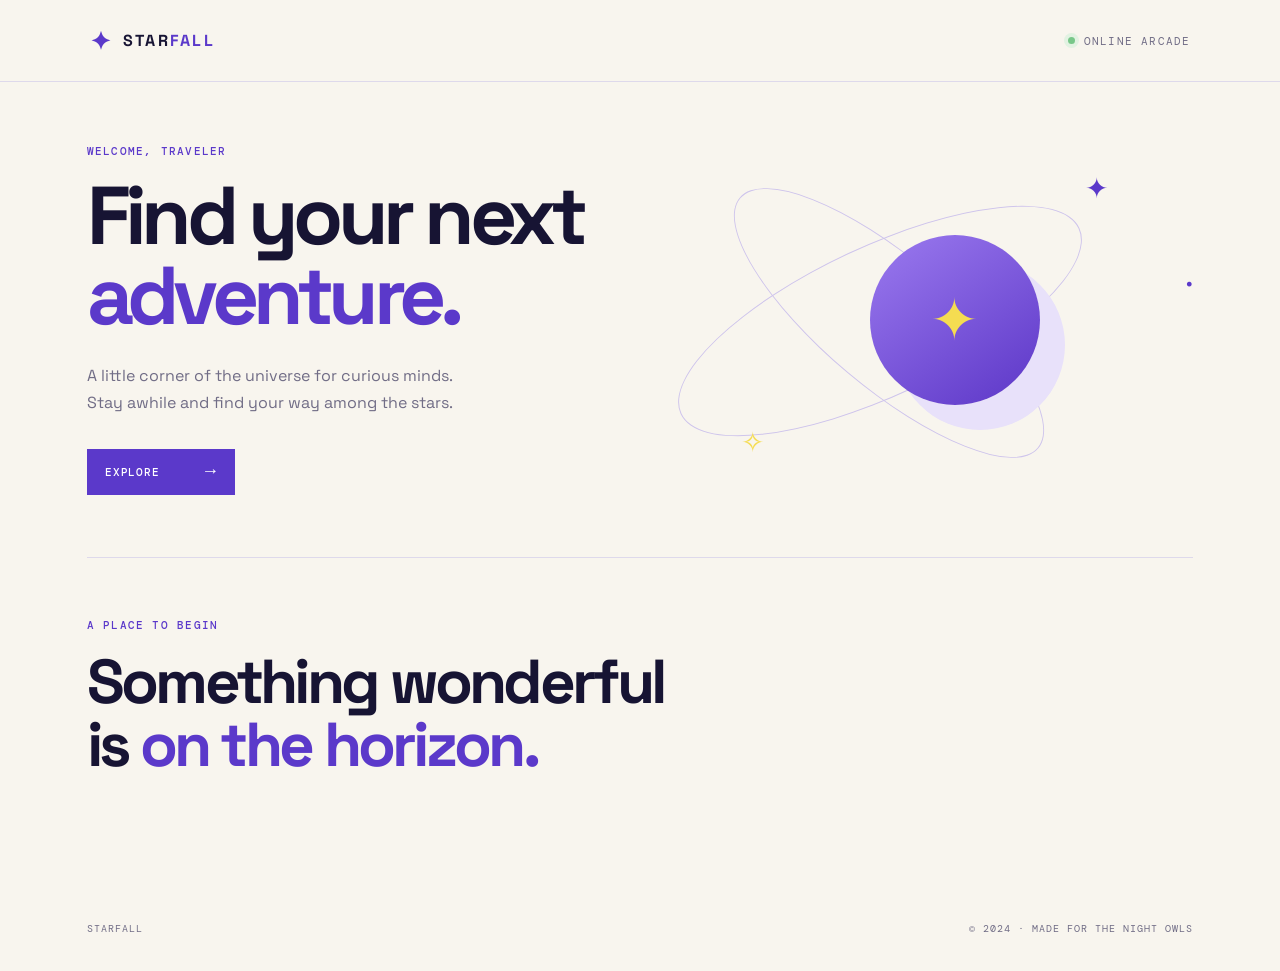
<file: index.html>
<!DOCTYPE html>
<html lang="en">
<head>
    <meta charset="UTF-8">
    <meta name="viewport" content="width=device-width, initial-scale=1.0">
    <title>StarFall</title>
    <link rel="stylesheet" href="Starfall.css">
</head>
<body>
    <header class="site-header">
        <a class="brand" href="#top" aria-label="StarFall home">
            <span class="brand-mark">✦</span>
            <span>STAR<span>FALL</span></span>
        </a>
        <div class="header-status"><span class="status-dot"></span><span>ONLINE ARCADE</span></div>
    </header>

    <main id="top">
        <section class="hero">
            <div class="hero-copy">
                <p class="eyebrow">WELCOME, TRAVELER</p>
                <h1>Find your next<br><em>adventure.</em></h1>
                <p class="hero-text">A little corner of the universe for curious minds.<br>Stay awhile and find your way among the stars.</p>
                <a class="primary-button" href="#about">EXPLORE <span>→</span></a>
            </div>
            <div class="hero-orbit" aria-hidden="true">
                <div class="orbit orbit-one"></div>
                <div class="orbit orbit-two"></div>
                <div class="planet"><span>✦</span></div>
                <span class="floating-star star-a">✦</span>
                <span class="floating-star star-b">✧</span>
                <span class="floating-star star-c">·</span>
            </div>
        </section>

        <section class="intro-section" id="about">
            <p class="eyebrow">A PLACE TO BEGIN</p>
            <h2>Something wonderful<br>is <em>on the horizon.</em></h2>
        </section>
    </main>

    <footer id="contact"><span>STARFALL</span><span>© 2024 · MADE FOR THE NIGHT OWLS</span></footer>
</body>
</html>
</file>
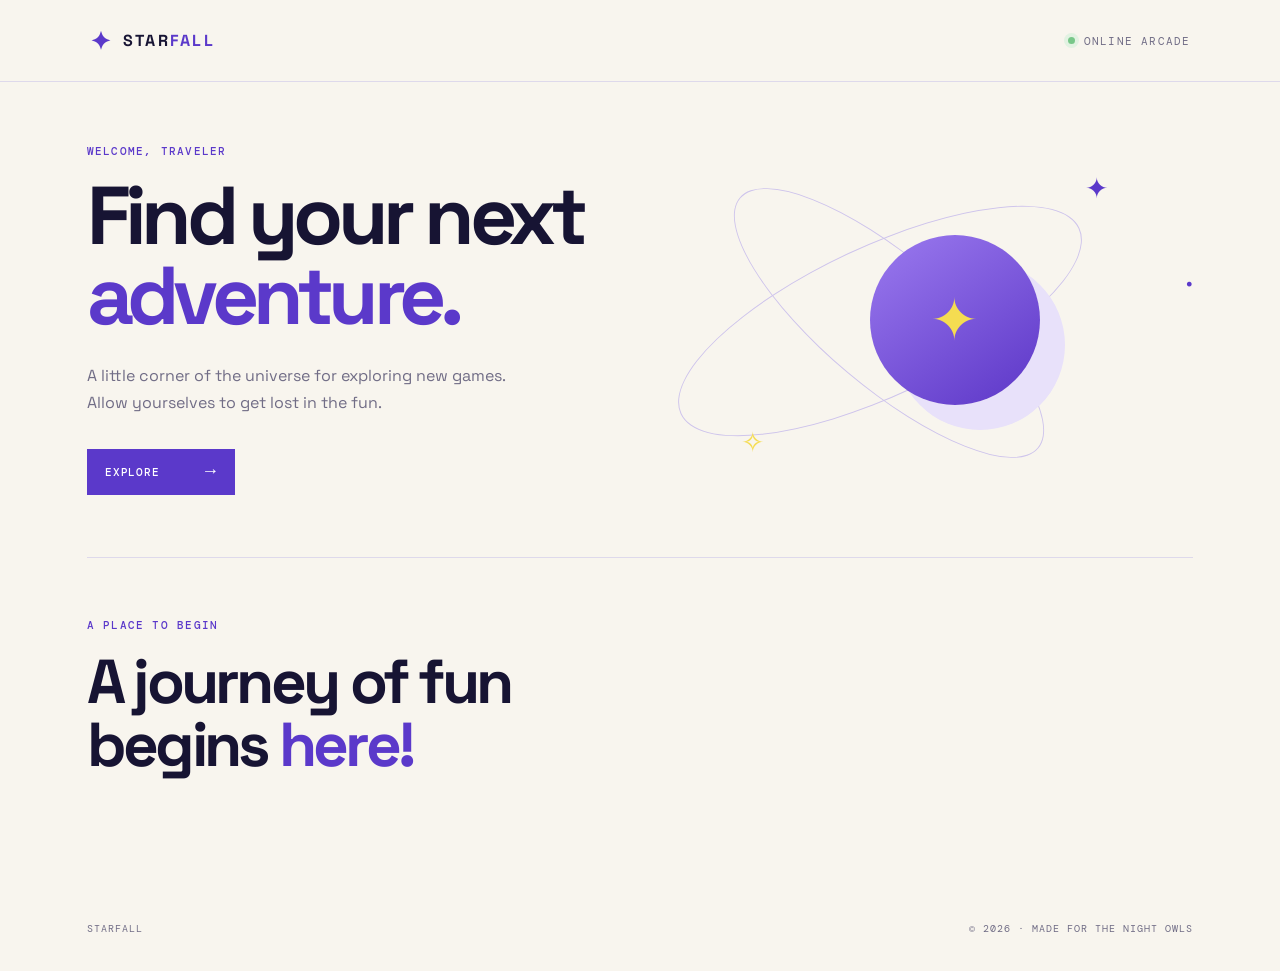
<file: Cleaned-up-Starfall/index.html>
<!DOCTYPE html>
<html lang="en">
<head>
    <meta charset="UTF-8">
    <meta name="viewport" content="width=device-width, initial-scale=1.0">
    <meta name="description" content="Discover your next adventure at StarFall, a corner of the universe for games.">
    <title>StarFall | Online Arcade</title>
    <link rel="stylesheet" href="Starfall.css">
</head>
<body>
    <header class="site-header">
        <a class="brand" href="#top" aria-label="StarFall home">
            <span class="brand-mark" aria-hidden="true">✦</span>
            <span>STAR<span class="brand-accent">FALL</span></span>
        </a>

        <div class="header-status">
            <span class="status-dot" aria-hidden="true"></span>
            <span>ONLINE ARCADE</span>
        </div>
    </header>

    <main id="top">
        <section class="hero" aria-labelledby="hero-title">
            <div class="hero-copy">
                <p class="eyebrow">WELCOME, TRAVELER</p>
                <h1 id="hero-title">Find your next<br><em>adventure.</em></h1>
                <p class="hero-text">
                    A little corner of the universe for exploring new games.<br>
                    Allow yourselves to get lost in the fun.
                </p>
                <a class="primary-button" href="#about">EXPLORE <span aria-hidden="true">→</span></a>
            </div>

            <div class="hero-orbit" aria-hidden="true">
                <div class="orbit orbit-one"></div>
                <div class="orbit orbit-two"></div>
                <div class="planet">✦</div>
                <span class="floating-star star-a">✦</span>
                <span class="floating-star star-b">✧</span>
                <span class="floating-star star-c">·</span>
            </div>
        </section>

        <section class="intro-section" id="about" aria-labelledby="intro-title">
            <p class="eyebrow">A PLACE TO BEGIN</p>
            <h2 id="intro-title">A journey of fun<br>begins <em>here!</em></h2>
        </section>
    </main>

    <footer id="contact">
        <span>STARFALL</span>
        <span>© 2026 · MADE FOR THE NIGHT OWLS</span>
    </footer>
</body>
</html>
</file>
<file: Starfall.css>
@import url('https://fonts.googleapis.com/css2?family=DM+Mono:wght@400;500&family=Space+Grotesk:wght@400;500;600;700&display=swap');

:root {
    --ink: #171433;
    --muted: #716d86;
    --cream: #f8f5ee;
    --purple: #5b39ca;
    --yellow: #f5dc51;
    --line: #ded9eb;
}

* {
    box-sizing: border-box;
}

html {
    scroll-behavior: smooth;
}

body {
    margin: 0;
    color: var(--ink);
    background: var(--cream);
    font-family: 'Space Grotesk', sans-serif;
}

.site-header {
    height: 82px;
    display: flex;
    align-items: center;
    justify-content: space-between;
    padding: 0 7vw;
    border-bottom: 1px solid var(--line);
}

.brand {
    display: flex;
    align-items: center;
    gap: 10px;
    color: var(--ink);
    font-weight: 700;
    letter-spacing: 0.14em;
    text-decoration: none;
}

.brand span span {
    color: var(--purple);
}

.brand-mark {
    color: var(--purple);
    font-size: 25px;
}

.header-status,
.eyebrow {
    font-family: 'DM Mono', monospace;
    font-size: 11px;
    letter-spacing: 0.11em;
}

.header-status {
    display: flex;
    align-items: center;
    gap: 9px;
    color: var(--muted);
}

.status-dot {
    width: 7px;
    height: 7px;
    border-radius: 50%;
    background: #78c789;
    box-shadow: 0 0 0 4px #e2f2e2;
}

main {
    max-width: 1260px;
    margin: auto;
    padding: 0 6vw;
}

.hero {
    min-height: 475px;
    display: flex;
    align-items: center;
    justify-content: space-between;
    overflow: hidden;
}

.hero-copy {
    z-index: 1;
    padding: 55px 0;
}

.eyebrow {
    margin: 0 0 18px;
    color: var(--purple);
    font-weight: 500;
}

h1,
h2,
p {
    margin-top: 0;
}

h1 {
    margin-bottom: 25px;
    font-size: clamp(48px, 7vw, 82px);
    line-height: 0.98;
    letter-spacing: -0.07em;
}

em {
    color: var(--purple);
    font-style: normal;
}

.hero-text {
    margin-bottom: 33px;
    color: var(--muted);
    line-height: 1.7;
}

.primary-button {
    display: inline-flex;
    gap: 45px;
    padding: 16px 18px;
    color: white;
    background: var(--purple);
    font: 500 11px 'DM Mono', monospace;
    letter-spacing: 0.08em;
    text-decoration: none;
}

.primary-button:hover {
    background: #4326ad;
}

.primary-button span {
    font-size: 18px;
    line-height: 10px;
}

.hero-orbit {
    position: relative;
    width: 43%;
    height: 340px;
}

.planet {
    position: absolute;
    top: 25%;
    left: 32%;
    display: grid;
    width: 170px;
    height: 170px;
    place-items: center;
    border-radius: 50%;
    color: var(--yellow);
    background: linear-gradient(145deg, #9b7aef, #5c36c7);
    box-shadow: 25px 25px 0 #e8e1fa;
    font-size: 58px;
}

.orbit {
    position: absolute;
    border: 1px solid #cfc5ec;
    border-radius: 50%;
    transform: rotate(-25deg);
}

.orbit-one {
    top: 96px;
    left: -12%;
    width: 440px;
    height: 150px;
}

.orbit-two {
    top: 108px;
    left: -5%;
    width: 390px;
    height: 130px;
    transform: rotate(40deg);
}

.floating-star {
    position: absolute;
    color: var(--purple);
    font-size: 28px;
}

.star-a {
    top: 20px;
    right: 18%;
}

.star-b {
    bottom: 30px;
    left: 5%;
    color: var(--yellow);
}

.star-c {
    top: 110px;
    right: 0;
    font-size: 35px;
}

.intro-section {
    padding: 60px 0 110px;
    border-top: 1px solid var(--line);
}

.intro-section h2 {
    margin: 0;
    font-size: clamp(36px, 5vw, 62px);
    line-height: 1.02;
    letter-spacing: -0.06em;
}

footer {
    max-width: 1260px;
    display: flex;
    justify-content: space-between;
    margin: auto;
    padding: 36px 6vw;
    color: var(--muted);
    font: 10px 'DM Mono', monospace;
    letter-spacing: 0.1em;
}

@media (max-width: 800px) {
    .hero {
        min-height: auto;
        padding: 35px 0 60px;
    }

    .hero-orbit {
        display: none;
    }
}

@media (max-width: 520px) {
    .site-header {
        padding: 0 20px;
    }

    .header-status {
        display: none;
    }

    main {
        padding: 0 20px;
    }

    footer {
        display: block;
        padding: 28px 20px;
        line-height: 2;
    }
}
</file>
<file: Cleaned-up-Starfall/Starfall.css>
@import url('https://fonts.googleapis.com/css2?family=DM+Mono:wght@400;500&family=Space+Grotesk:wght@400;500;600;700&display=swap');

:root {
    --ink: #171433;
    --muted: #716d86;
    --cream: #f8f5ee;
    --purple: #5b39ca;
    --yellow: #f5dc51;
    --line: #ded9eb;
}

* {
    box-sizing: border-box;
}

html {
    scroll-behavior: smooth;
}

body {
    margin: 0;
    color: var(--ink);
    background: var(--cream);
    font-family: 'Space Grotesk', sans-serif;
}

.site-header {
    height: 82px;
    display: flex;
    align-items: center;
    justify-content: space-between;
    padding: 0 7vw;
    border-bottom: 1px solid var(--line);
}

.brand {
    display: flex;
    align-items: center;
    gap: 10px;
    color: var(--ink);
    font-weight: 700;
    letter-spacing: 0.14em;
    text-decoration: none;
}

.brand-accent {
    color: var(--purple);
}

.brand-mark {
    color: var(--purple);
    font-size: 25px;
}

.header-status,
.eyebrow {
    font-family: 'DM Mono', monospace;
    font-size: 11px;
    letter-spacing: 0.11em;
}

.header-status {
    display: flex;
    align-items: center;
    gap: 9px;
    color: var(--muted);
}

.status-dot {
    width: 7px;
    height: 7px;
    border-radius: 50%;
    background: #78c789;
    box-shadow: 0 0 0 4px #e2f2e2;
}

main {
    max-width: 1260px;
    margin: auto;
    padding: 0 6vw;
}

.hero {
    min-height: 475px;
    display: flex;
    align-items: center;
    justify-content: space-between;
    overflow: hidden;
}

.hero-copy {
    z-index: 1;
    padding: 55px 0;
}

.eyebrow {
    margin: 0 0 18px;
    color: var(--purple);
    font-weight: 500;
}

h1,
h2,
p {
    margin-top: 0;
}

h1 {
    margin-bottom: 25px;
    font-size: clamp(48px, 7vw, 82px);
    line-height: 0.98;
    letter-spacing: -0.07em;
}

em {
    color: var(--purple);
    font-style: normal;
}

.hero-text {
    margin-bottom: 33px;
    color: var(--muted);
    line-height: 1.7;
}

.primary-button {
    display: inline-flex;
    gap: 45px;
    padding: 16px 18px;
    color: white;
    background: var(--purple);
    font: 500 11px 'DM Mono', monospace;
    letter-spacing: 0.08em;
    text-decoration: none;
}

.primary-button:hover {
    background: #4326ad;
}

.primary-button span {
    font-size: 18px;
    line-height: 10px;
}

.hero-orbit {
    position: relative;
    width: 43%;
    height: 340px;
}

.planet {
    position: absolute;
    top: 25%;
    left: 32%;
    display: grid;
    width: 170px;
    height: 170px;
    place-items: center;
    border-radius: 50%;
    color: var(--yellow);
    background: linear-gradient(145deg, #9b7aef, #5c36c7);
    box-shadow: 25px 25px 0 #e8e1fa;
    font-size: 58px;
}

.orbit {
    position: absolute;
    border: 1px solid #cfc5ec;
    border-radius: 50%;
    transform: rotate(-25deg);
}

.orbit-one {
    top: 96px;
    left: -12%;
    width: 440px;
    height: 150px;
}

.orbit-two {
    top: 108px;
    left: -5%;
    width: 390px;
    height: 130px;
    transform: rotate(40deg);
}

.floating-star {
    position: absolute;
    color: var(--purple);
    font-size: 28px;
}

.star-a {
    top: 20px;
    right: 18%;
}

.star-b {
    bottom: 30px;
    left: 5%;
    color: var(--yellow);
}

.star-c {
    top: 110px;
    right: 0;
    font-size: 35px;
}

.intro-section {
    padding: 60px 0 110px;
    border-top: 1px solid var(--line);
}

.intro-section h2 {
    margin: 0;
    font-size: clamp(36px, 5vw, 62px);
    line-height: 1.02;
    letter-spacing: -0.06em;
}

footer {
    max-width: 1260px;
    display: flex;
    justify-content: space-between;
    margin: auto;
    padding: 36px 6vw;
    color: var(--muted);
    font: 10px 'DM Mono', monospace;
    letter-spacing: 0.1em;
}

/* Keep keyboard navigation visible. */
a:focus-visible {
    outline: 3px solid var(--yellow);
    outline-offset: 4px;
}

@media (prefers-reduced-motion: reduce) {
    html {
        scroll-behavior: auto;
    }
}

@media (max-width: 800px) {
    .hero {
        min-height: auto;
        padding: 35px 0 60px;
    }

    .hero-orbit {
        display: none;
    }
}

@media (max-width: 520px) {
    .site-header {
        padding: 0 20px;
    }

    .header-status {
        display: none;
    }

    main {
        padding: 0 20px;
    }

    footer {
        display: block;
        padding: 28px 20px;
        line-height: 2;
    }
}
</file>
